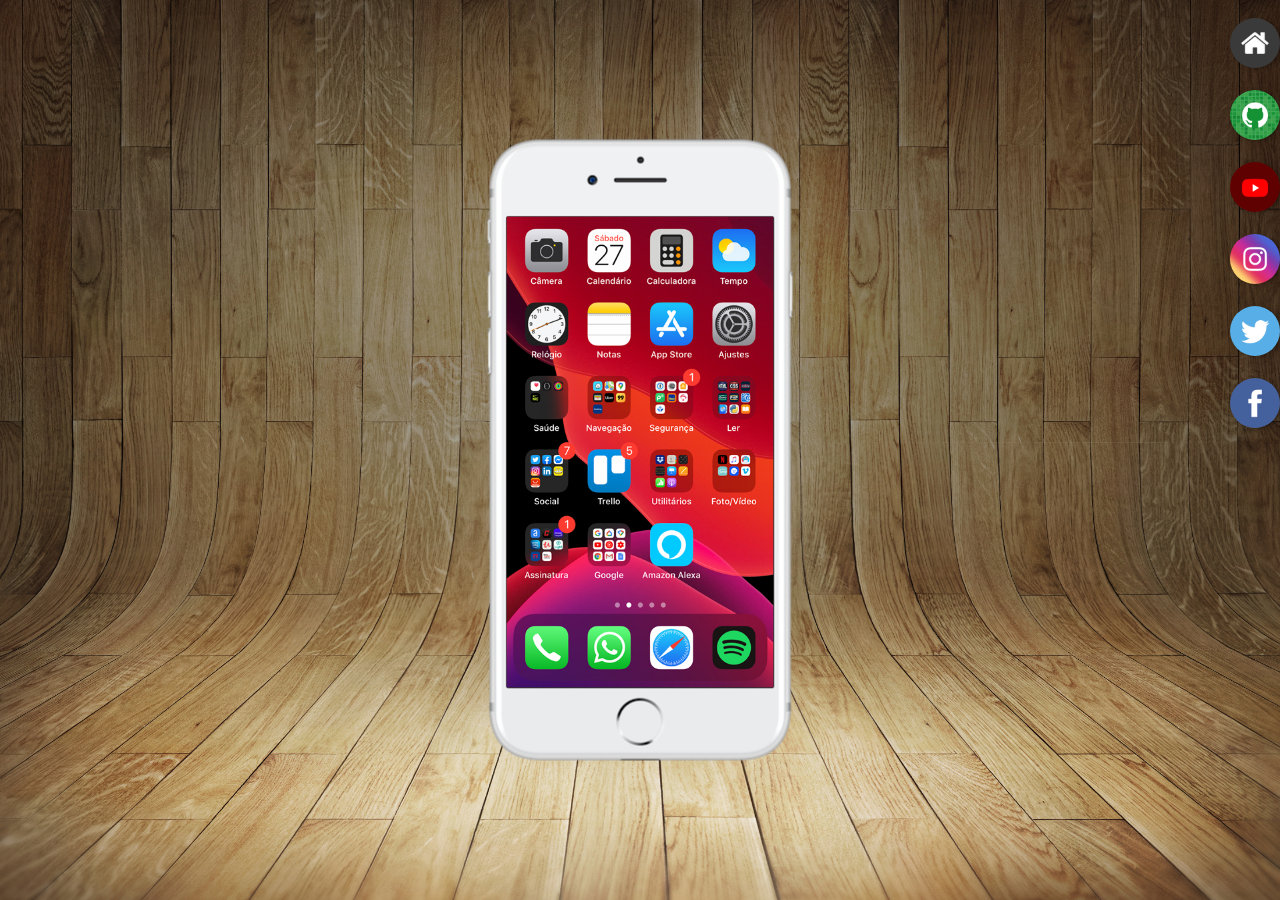
<file: index.html>
<!DOCTYPE html>
<html lang="pt-br">

<head>
    <meta charset="UTF-8">
    <meta name="viewport" content="width=device-width, initial-scale=1.0">
    <title>Projeto redes sociais</title>
    <link rel="shortcut icon" href="imagens/favicon02.ico" type="image/x-icon">
    <link rel="stylesheet" href="estilos/style.css">
</head>

<body>
    <main>
        <section id="telefone">
            <iframe src="home.html" frameborder="0" name="tela" id="tela"></iframe>
        </section>
        <section id="redes-sociais"><br>
            <a href="home.html" target="tela"><img src="imagens/logo-home.jpg" alt="Home"></a><br> <br>
            <a href="github.html" target="tela"><img src="imagens/logo-github.jpg" alt="Github"></a><br> <br>
            <a href="youtube.html" target="tela"><img src="imagens/logo-youtube.jpg" alt="YouTube"></a><br> <br>
            <a href="naotem.html" target="tela"><img src="imagens/logo-instagram.jpg" alt="Instagram"></a><br> <br>
            <a href="naotem.html" target="tela"><img src="imagens/logo-twitter.jpg" alt="Twitter"></a><br> <br>
            <a href="naotem.html" target="tela"><img src="imagens/logo-facebook.jpg" alt="Facebook"></a><br> <br>
        </section>
    </main>
</body>

</html>
</file>
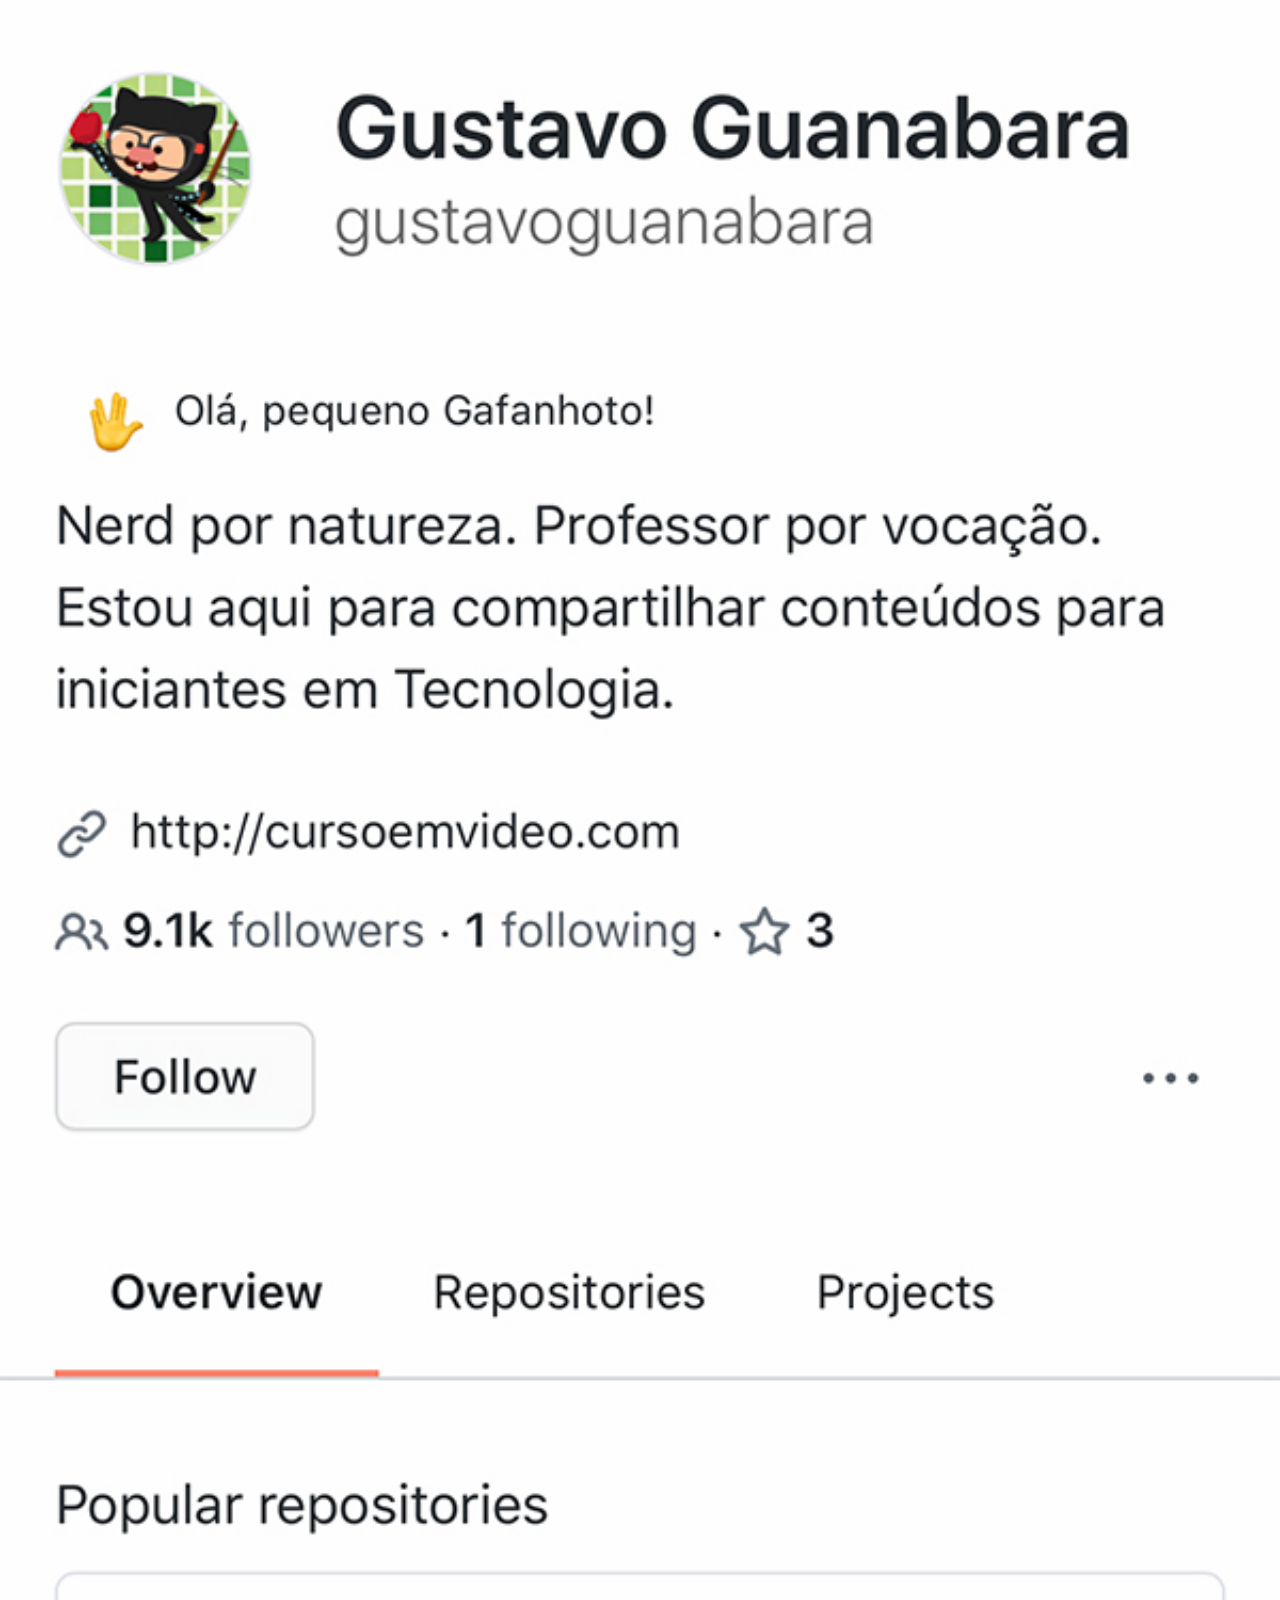
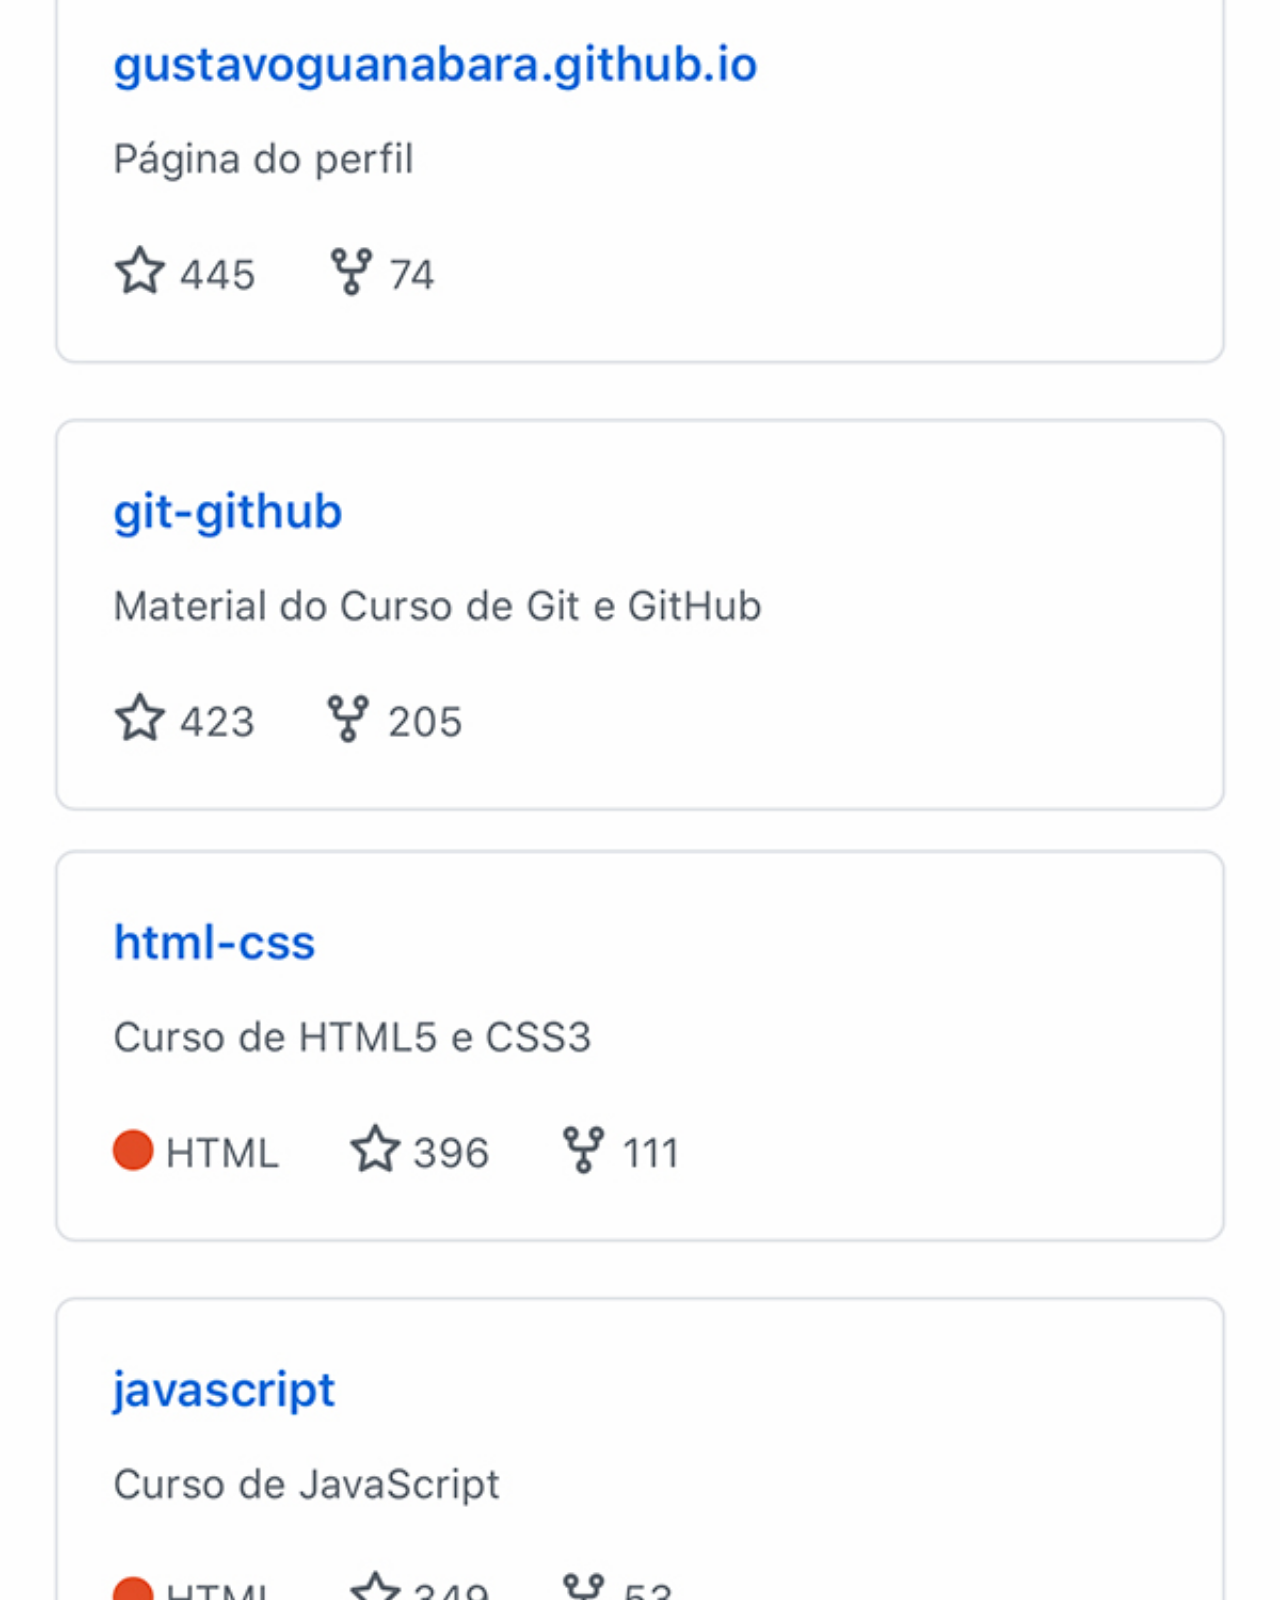
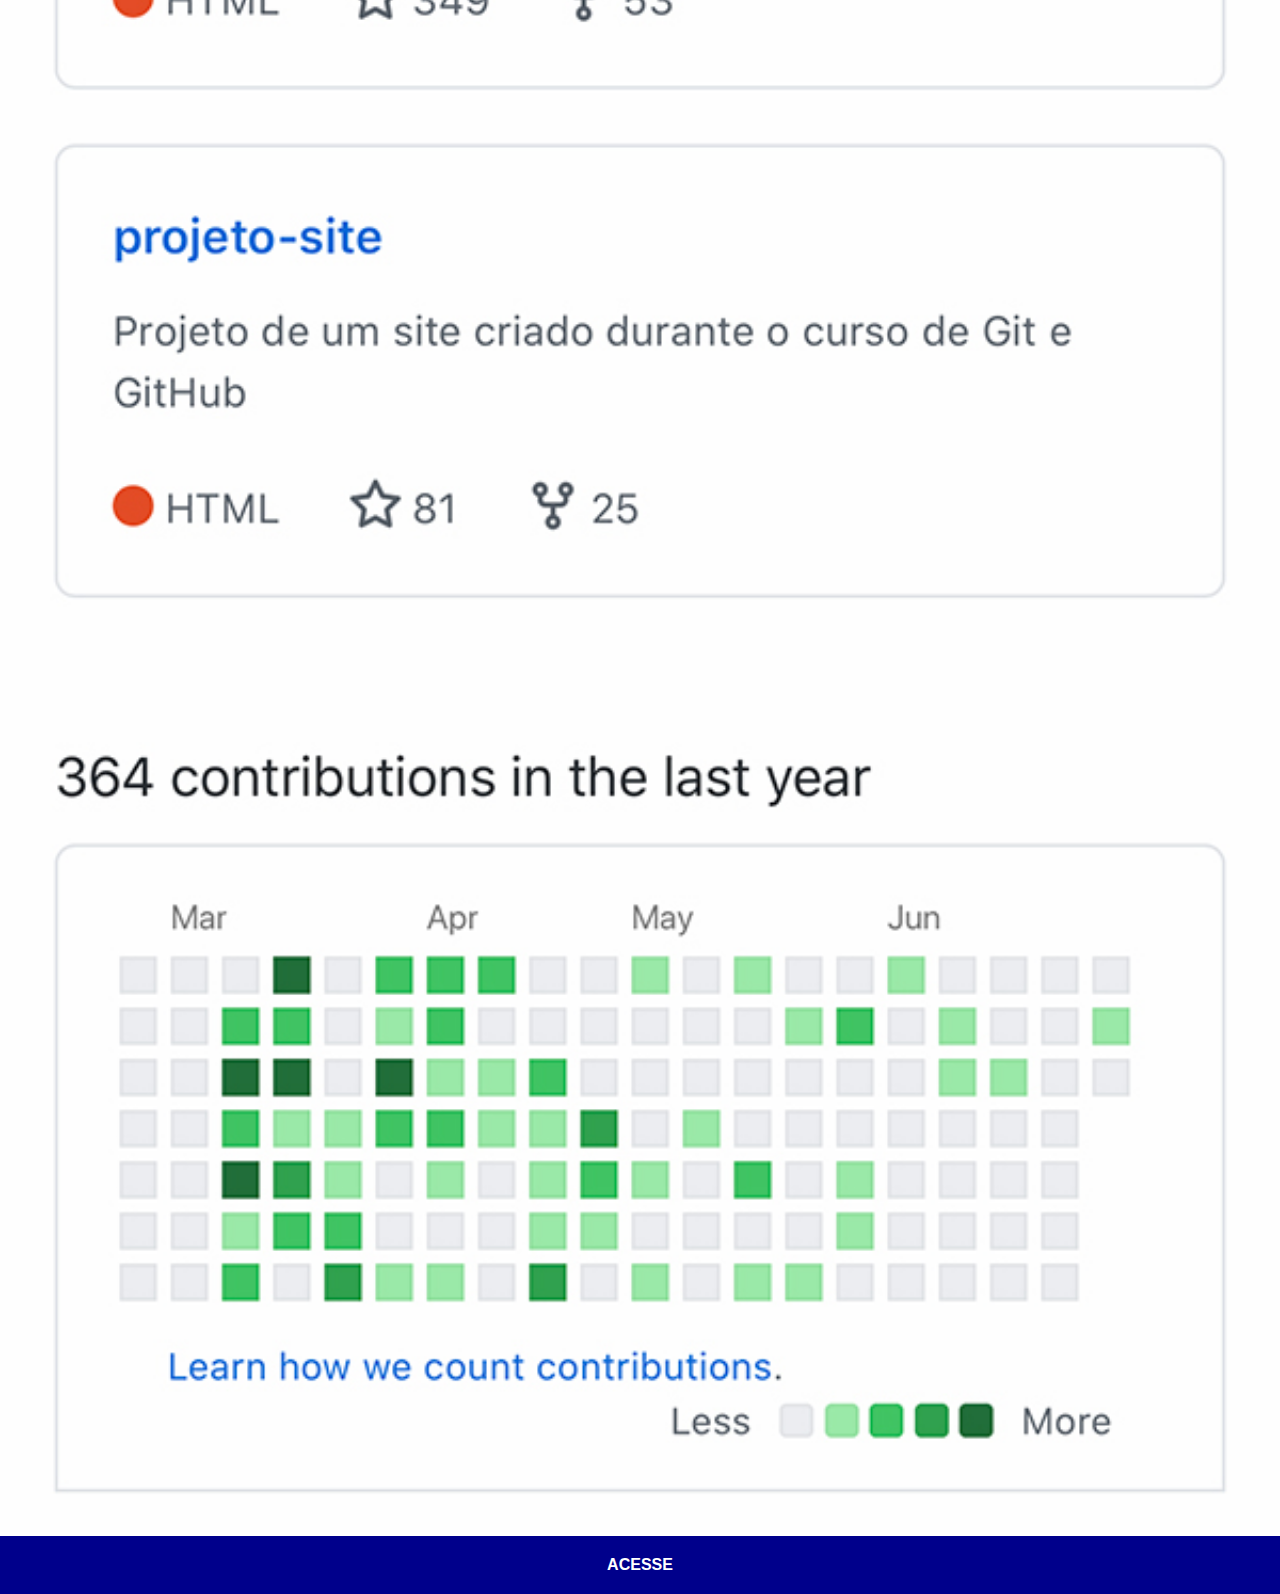
<file: github.html>
<!DOCTYPE html>
<html lang="pt-br">

<head>
    <meta charset="UTF-8">
    <meta name="viewport" content="width=device-width, initial-scale=1.0">
    <title>Github</title>
    <link rel="stylesheet" href="estilos/social.css">


    <style>

    </style>
</head>

<body>
    <img src="imagens/tela-github.jpg" alt="Github">
    <a href="https://www.github.com/gustavoguanabara" target="_blank">ACESSE</a>
</body>

</html>
</file>
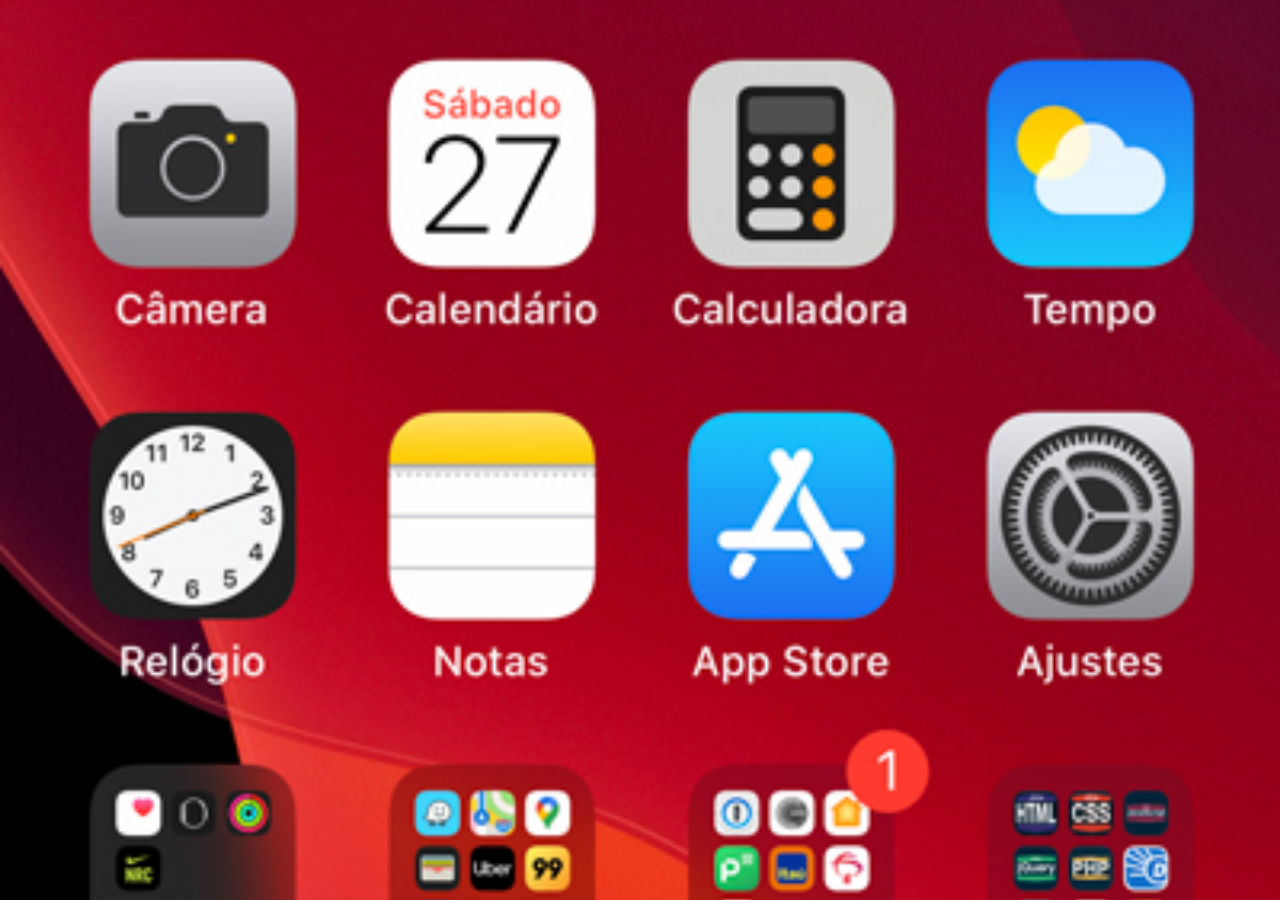
<file: home.html>
<!DOCTYPE html>
<html lang="pt-br">

<head>
    <meta charset="UTF-8">
    <meta name="viewport" content="width=device-width, initial-scale=1.0">
    <title>Home</title>
    <style>
        * {
            margin: 0px;
            padding: 0px;
        }

        body {
            width: 100vw;
            height: 100vh;
            background: black url(imagens/tela-home.jpg) no-repeat top center;
            background-size: cover;
        }
    </style>
</head>

<body>

</body>

</html>
</file>
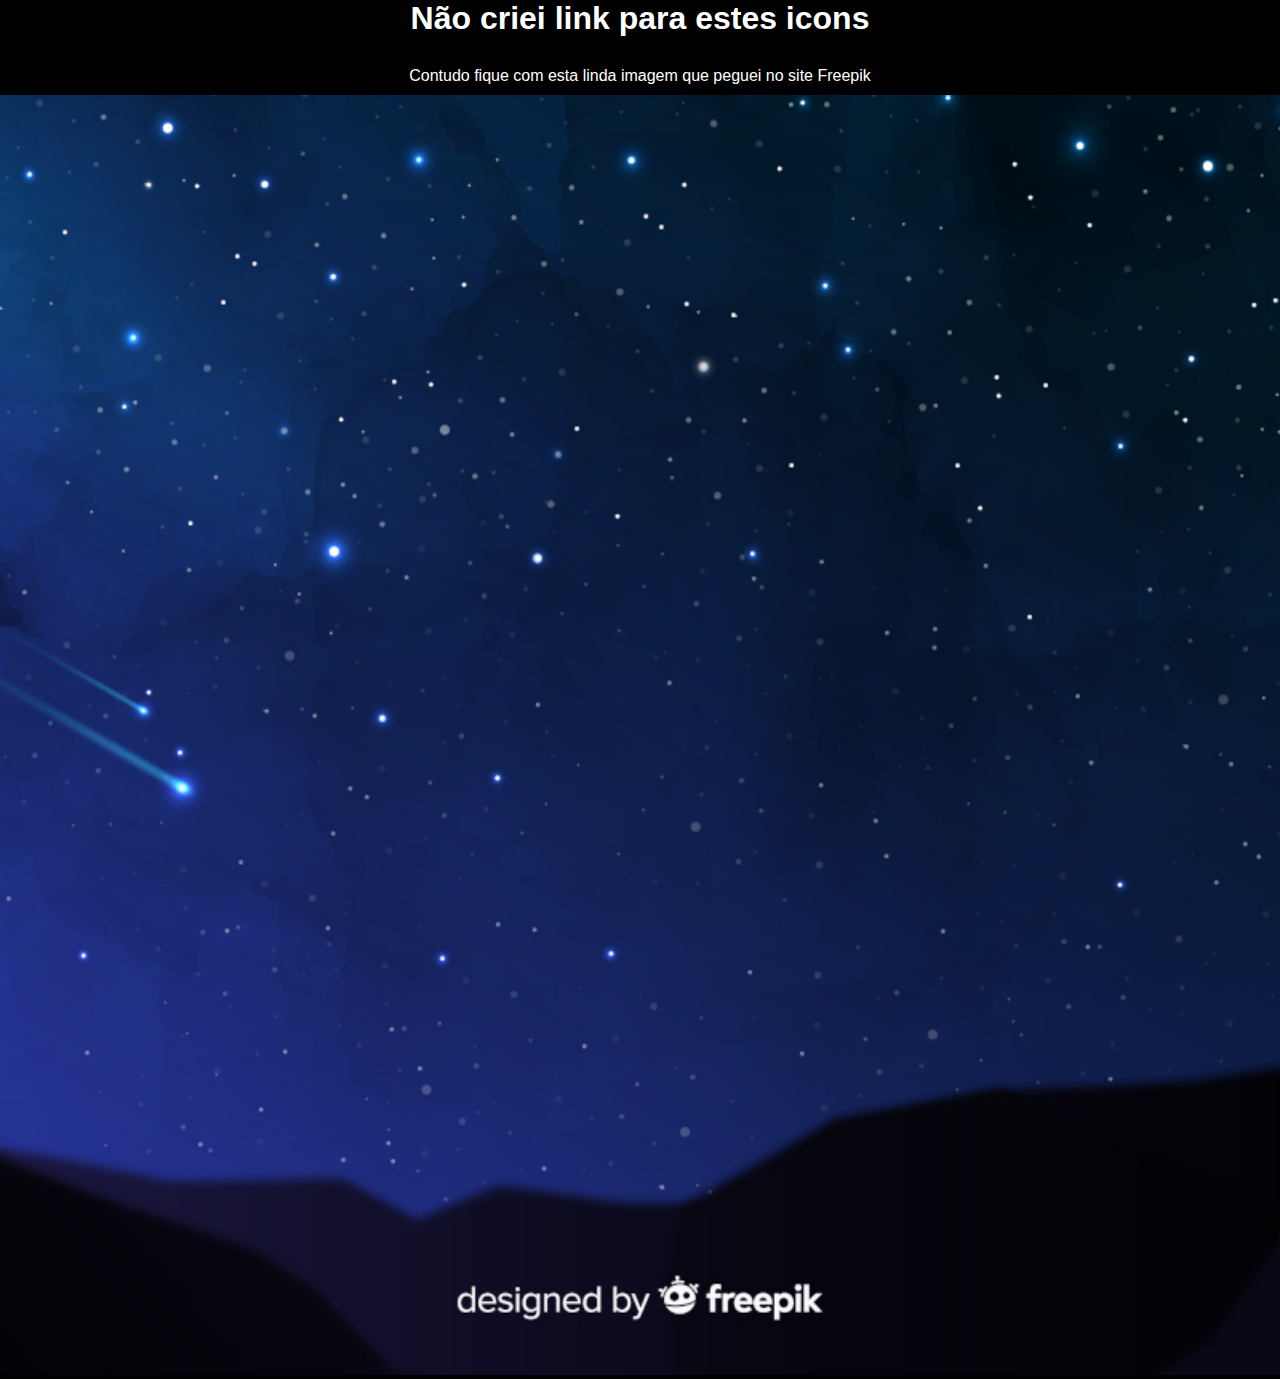
<file: naotem.html>
<!DOCTYPE html>
<html lang="pt-br">

<head>
    <meta charset="UTF-8">
    <meta name="viewport" content="width=device-width, initial-scale=1.0">
    <title>Não tem link</title>
    <style>
        * {
            margin: 0px;
            padding: 0px;
        }

        body {
            font: normal 1em Arial, Helvetica, sans-serif;
            background-color: #000000;
        }

        h1 {
            color: #ffffff;
            text-align: center;
            margin-bottom: 30px;
        }

        p {
            color: #ffffff;
            text-align: center;
            margin-bottom: 10px;
        }

        img {
            width: 100%;
        }

        a {
            text-decoration: none;
            color: #ffffff;
        }

        a:hover {
            color: rgba(0, 0, 139, 0.788);
            text-decoration: underline;
            font: bolder 1.2em sans-serif;
            transition: color 0.5s;
        }
    </style>
</head>

<body>
    <h1>Não criei link para estes icons</h1>
    <p>Contudo fique com esta linda imagem que peguei no site <a href="https://br.freepik.com"
            target="_blank">Freepik</a></p>
    <img src="imagens/imagem-iframe-recortada.jpg" alt="imagem de um céu estrelado">
</body>

</html>
</file>
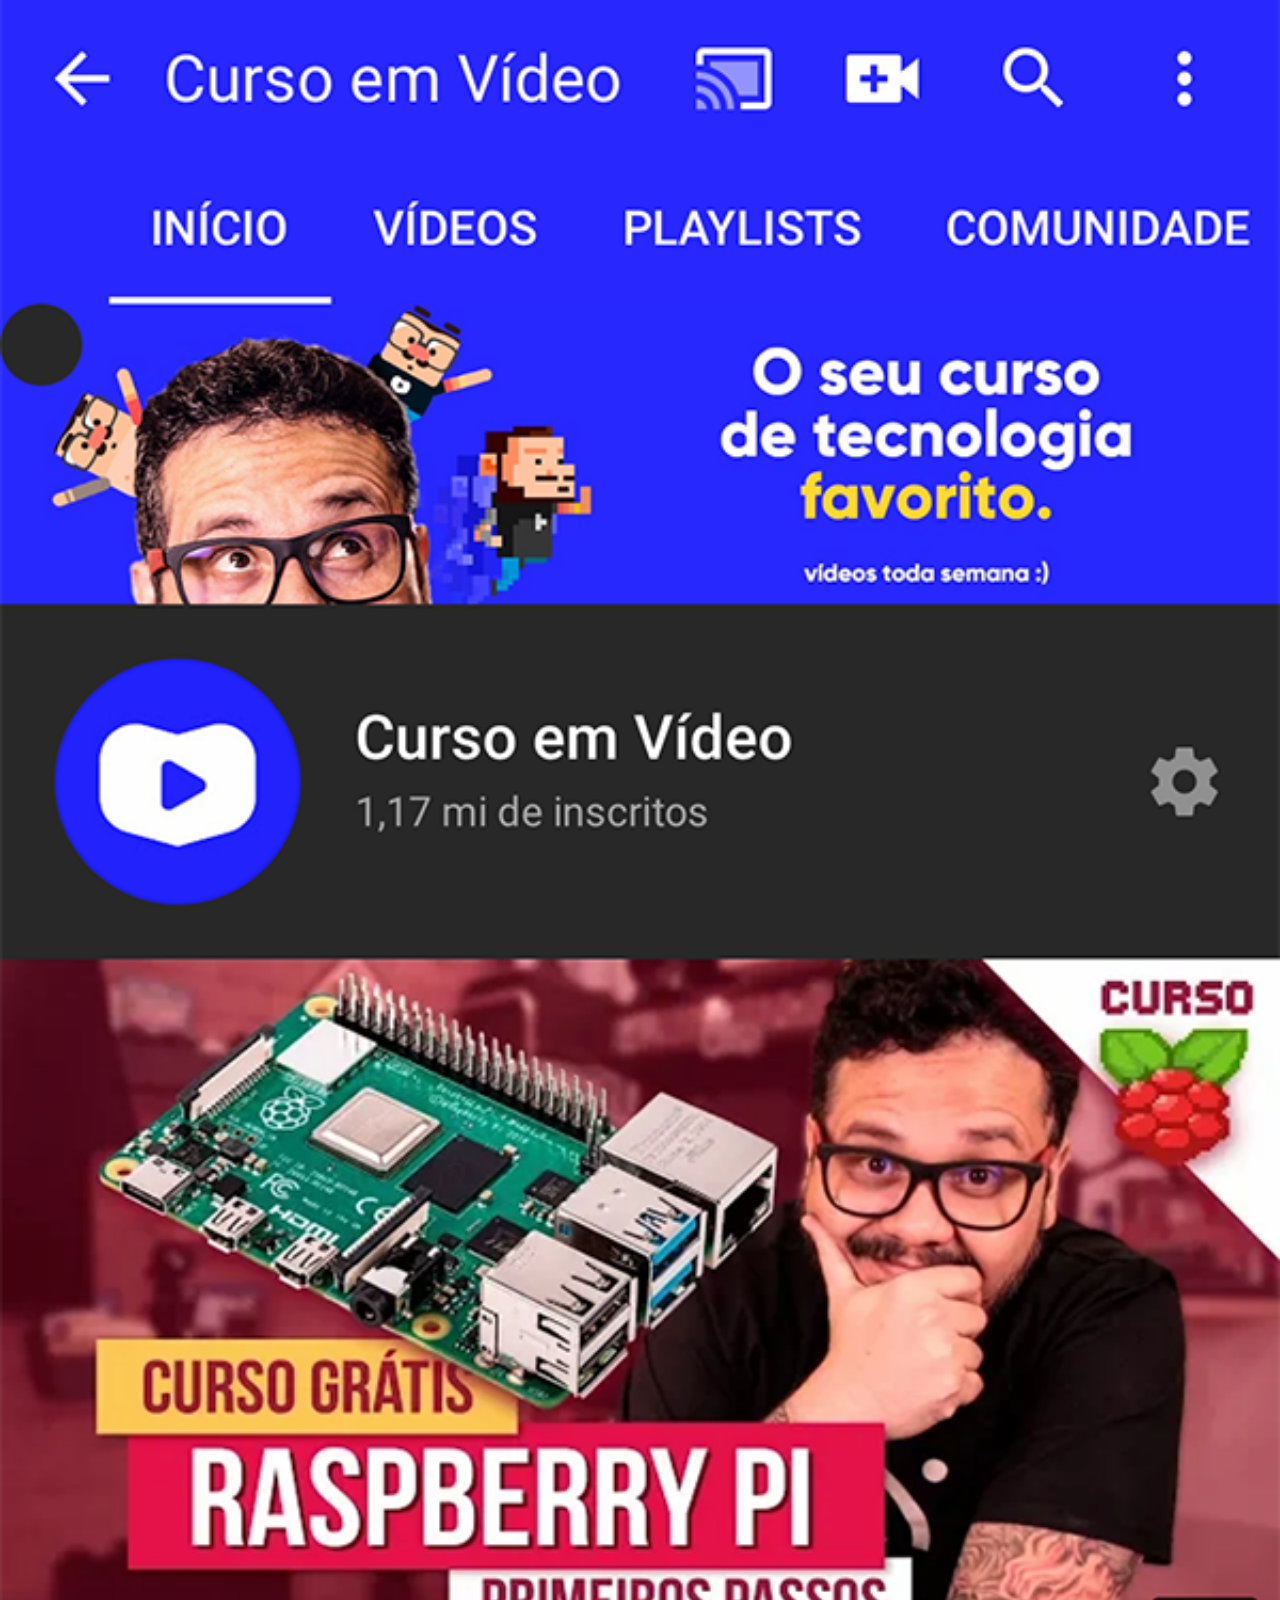
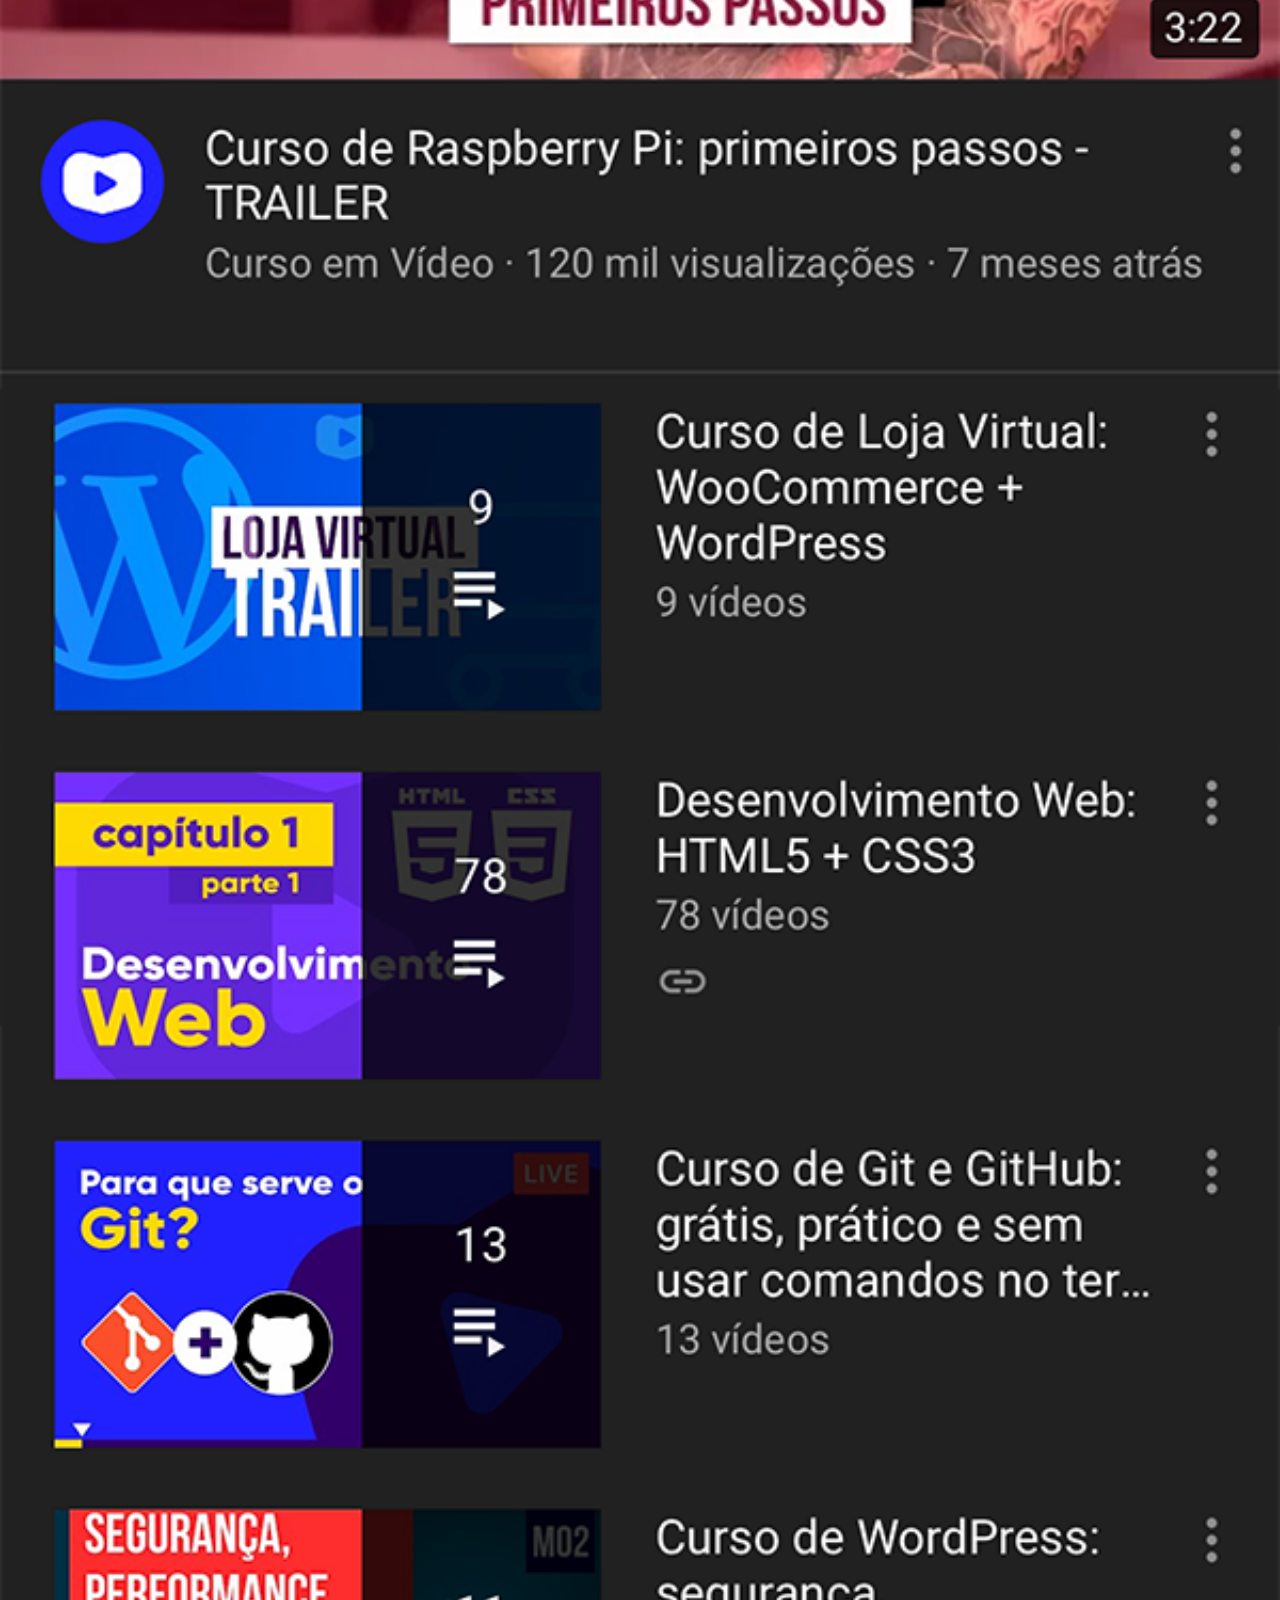
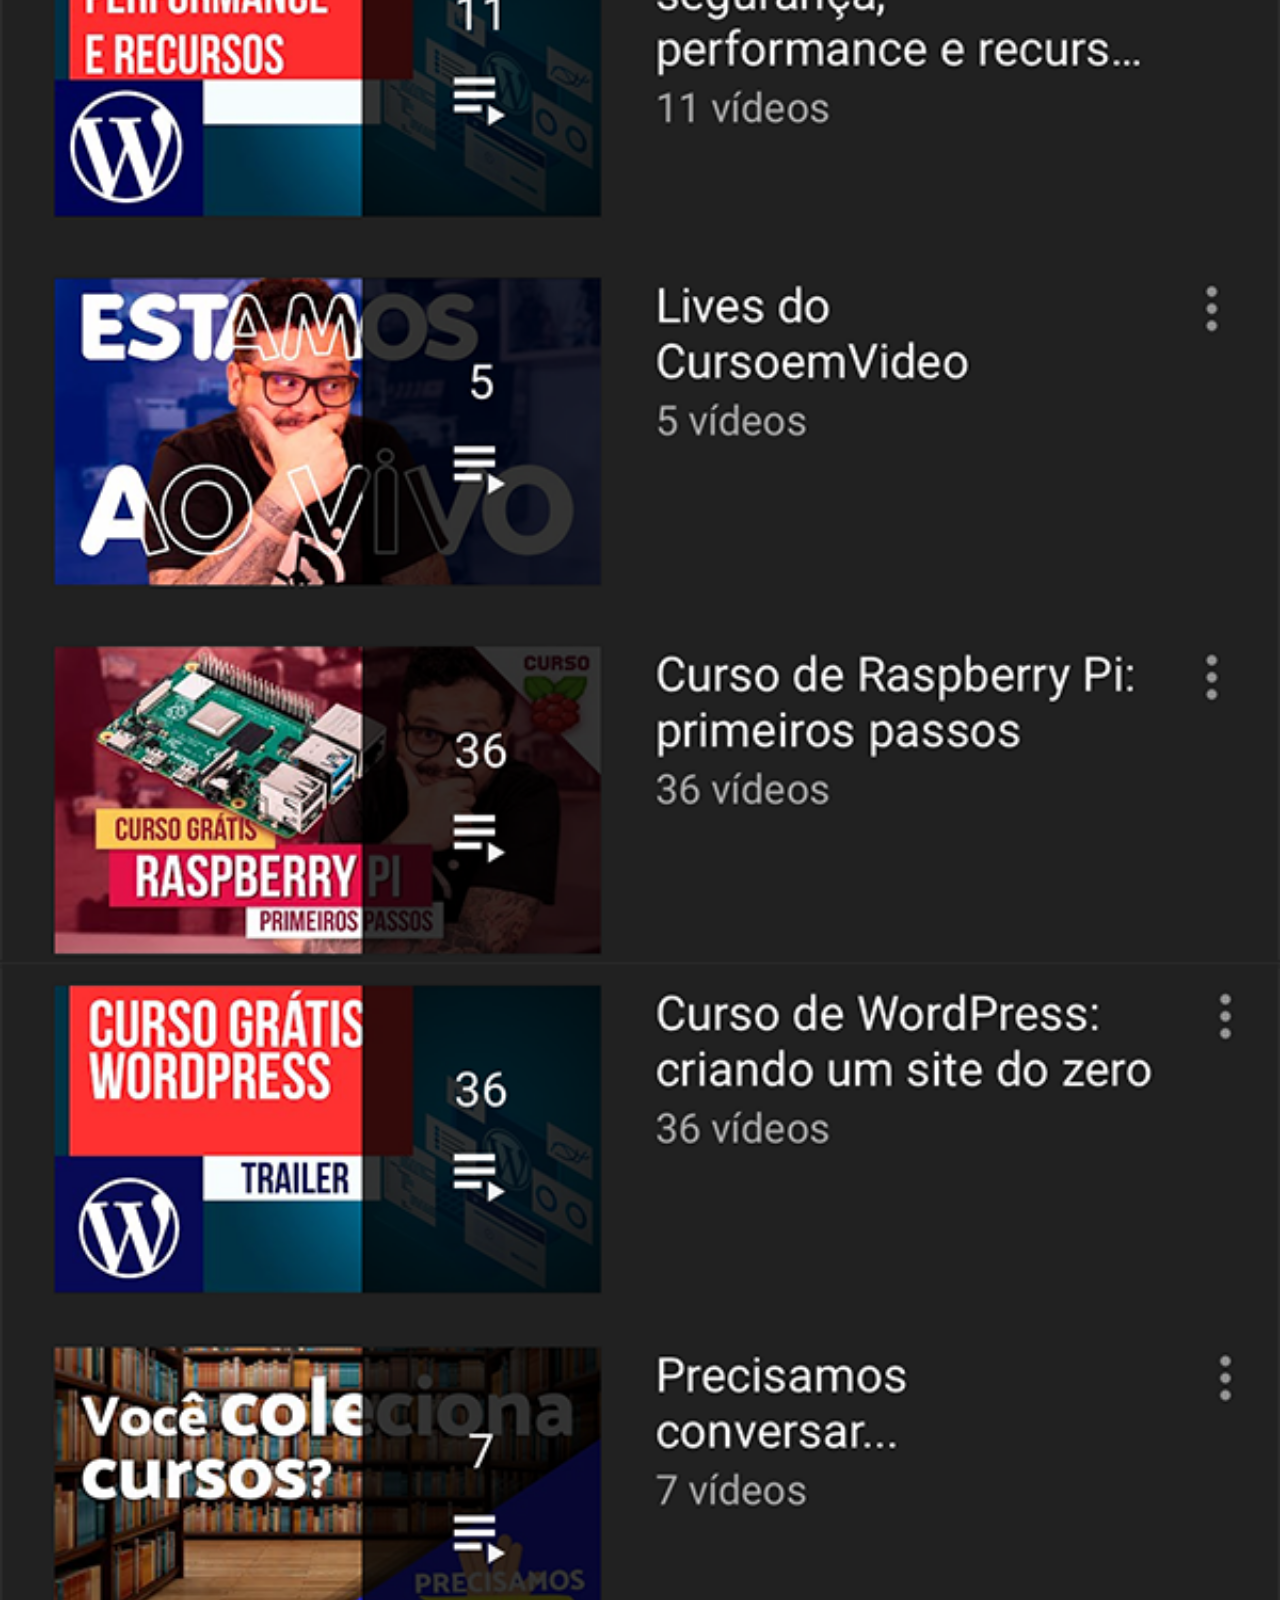
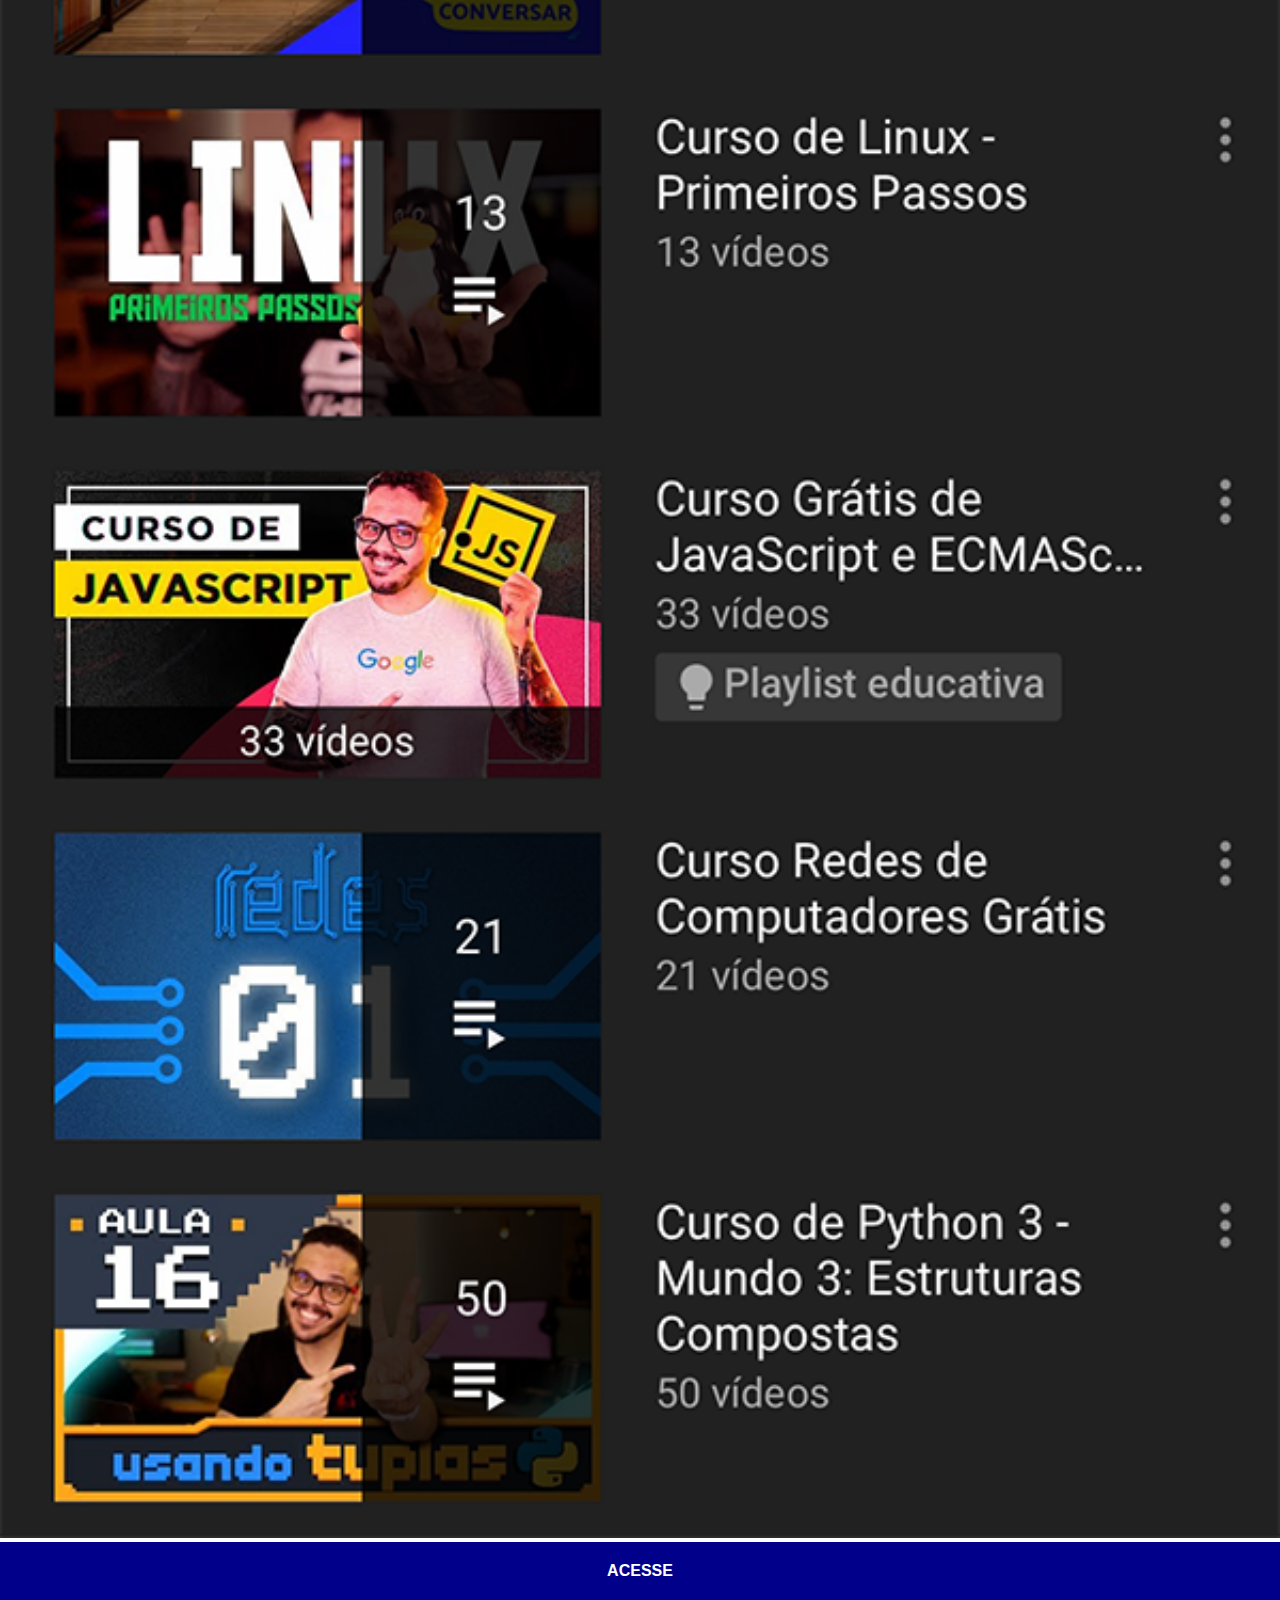
<file: youtube.html>
<!DOCTYPE html>
<html lang="pt-br">

<head>
    <meta charset="UTF-8">
    <meta name="viewport" content="width=device-width, initial-scale=1.0">
    <title>Document</title>
    <link rel="stylesheet" href="estilos/social.css">
</head>

<body>
    <img src="imagens/tela-youtube.png" alt="YouTube">
    <a href="https://www.youtube.com/cursoemvideo/playlists" target="_blank">ACESSE</a>
</body>

</html>
</file>
<file: estilos/style.css>
@charset "UTF-8";

* {
    margin: 0px;
    padding: 0px;
    font: normal 1em Arial, Helvetica, sans-serif;
}

html,
body {
    height: 100vh;
    /* view hight */
    width: 100vw;
    /* view width */
}

body {
    background: url(../imagens/fundo-madeira.jpg) no-repeat top center;
    background-size: cover;
    background-attachment: fixed;
}

main {
    height: 100vh;
    position: relative;
}

section#telefone {
    height: 627px;
    width: 311px;
    position: absolute;
    left: 50%;
    top: 50%;
    transform: translate(-50%, -50%);
    background: url(../imagens/frame-iphone.png) no-repeat;
}

iframe#tela {
    position: relative;
    top: 80px;
    left: 22px;
    width: 267px;
    height: 471px;
}

section#redes-sociais {
    text-align: right;

}

section#redes-sociais a img {
    width: 50px;
    border-radius: 50%;
    box-shadow: 2px 1px 4px rgba(0, 0, 0, 0.317);
    /* O parãmetro "border-sizing: border-box;" faz com que a borda faça parte da caixa */
    box-sizing: border-box;
}

section#redes-sociais img:hover {
    border: 2px solid rgba(255, 255, 255, 0.751);
    /* O prâmetro "transform: translate();" no ":hover" permite editar quanto a caixa vai se mover ao passamos o cursor pro cima da mesma */
    /* Neste caso "-3px" para esqyerda e "-3px" para cima */
    transform: translate(-3px, -3px);
    box-shadow: 2px 2px 5px rgba(0, 0, 0, 0.5);

    /* O parãmetro "transition: transform 0.5s;" me permite adicionar um pequeno delay de animação na caixa selecionada */
    transition: transform 0.5s, border 0.5s;
}
</file>
<file: estilos/social.css>
@charset "UTF-8";

* {
    margin: 0px;
    padding: 0px;
    font: normal 1em Arial, Helvetica, sans-serif;
}

/* O pseudo-elemento abaixo é usado para esconder o scroll */
::-webkit-scrollbar {
    width: 0px;
    height: 0px;
}

img {
    width: 100vw;
}

a {
    display: block;
    padding: 20px;
    text-align: center;
    text-decoration: none;
    font-weight: bolder;
    background-color: darkblue;
    color: white;
}

a:hover {
    background-color: blue;
    text-decoration: underline;
}
</file>
